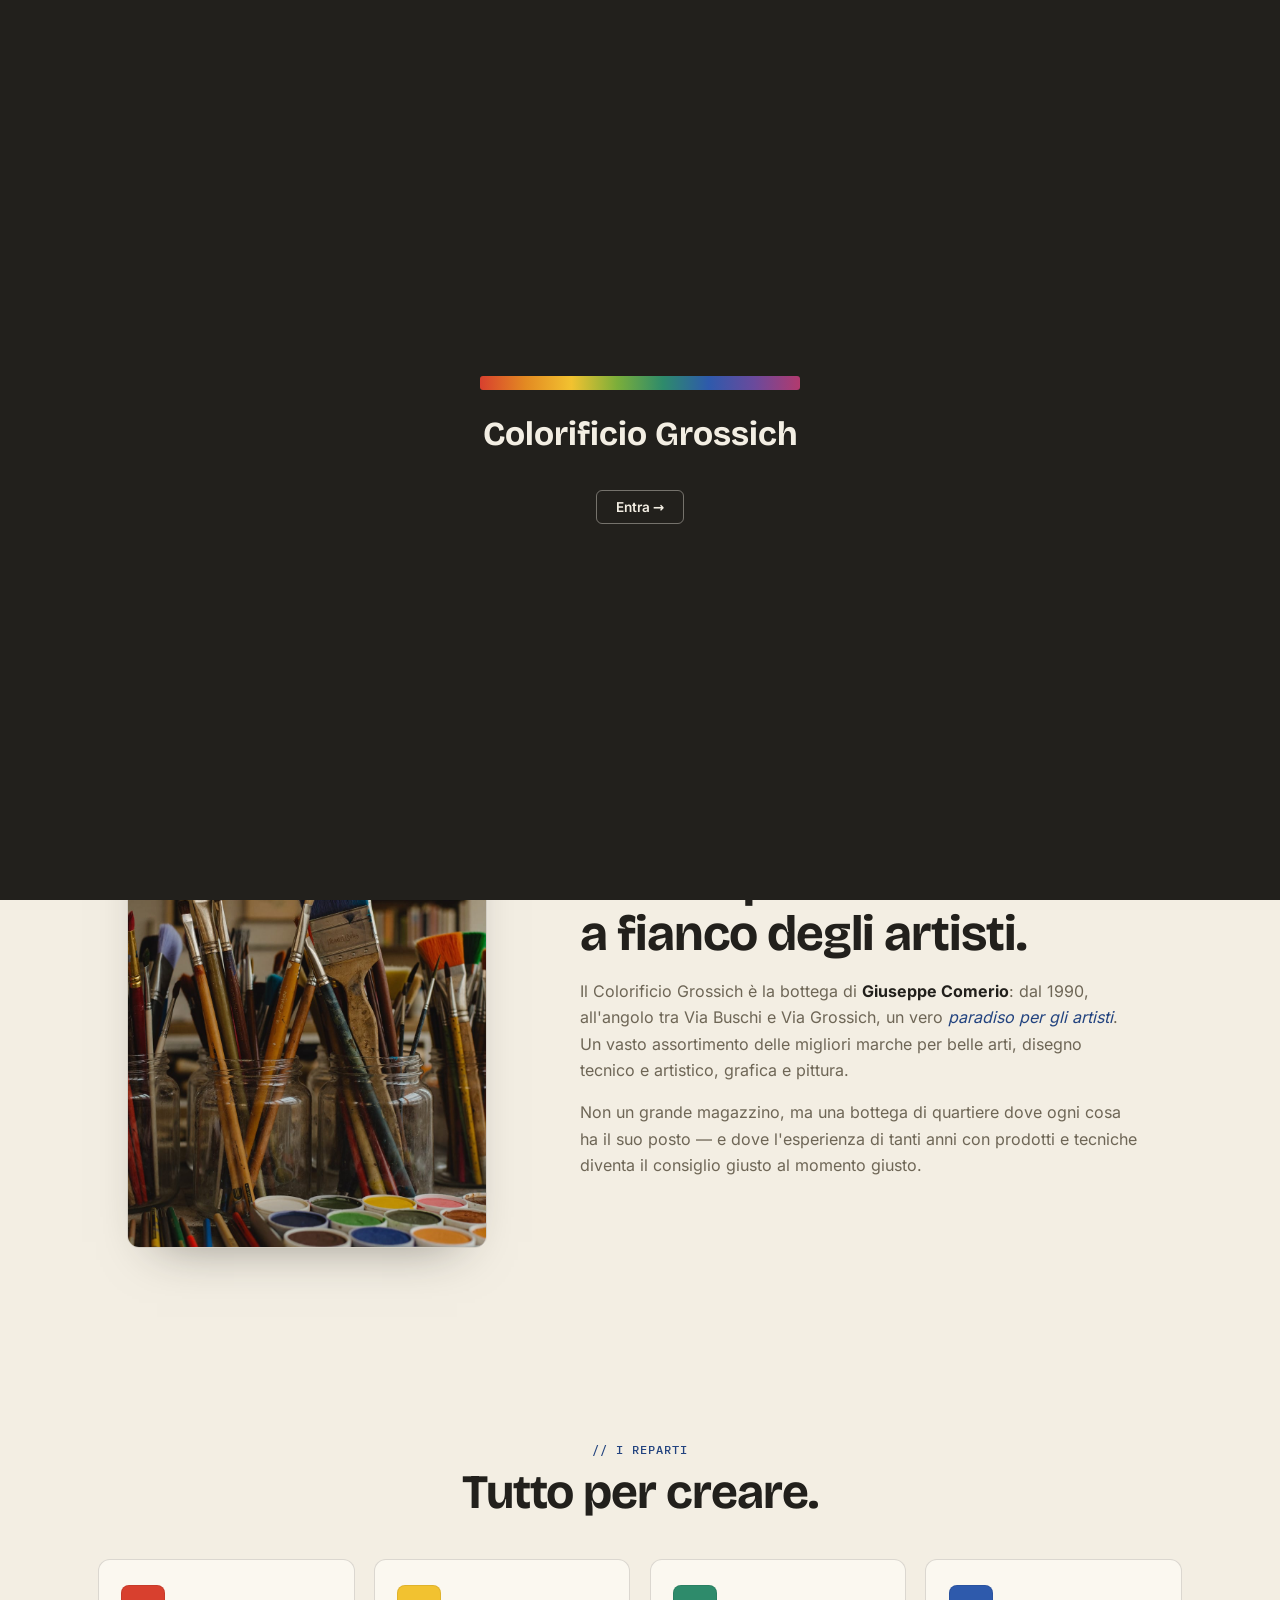
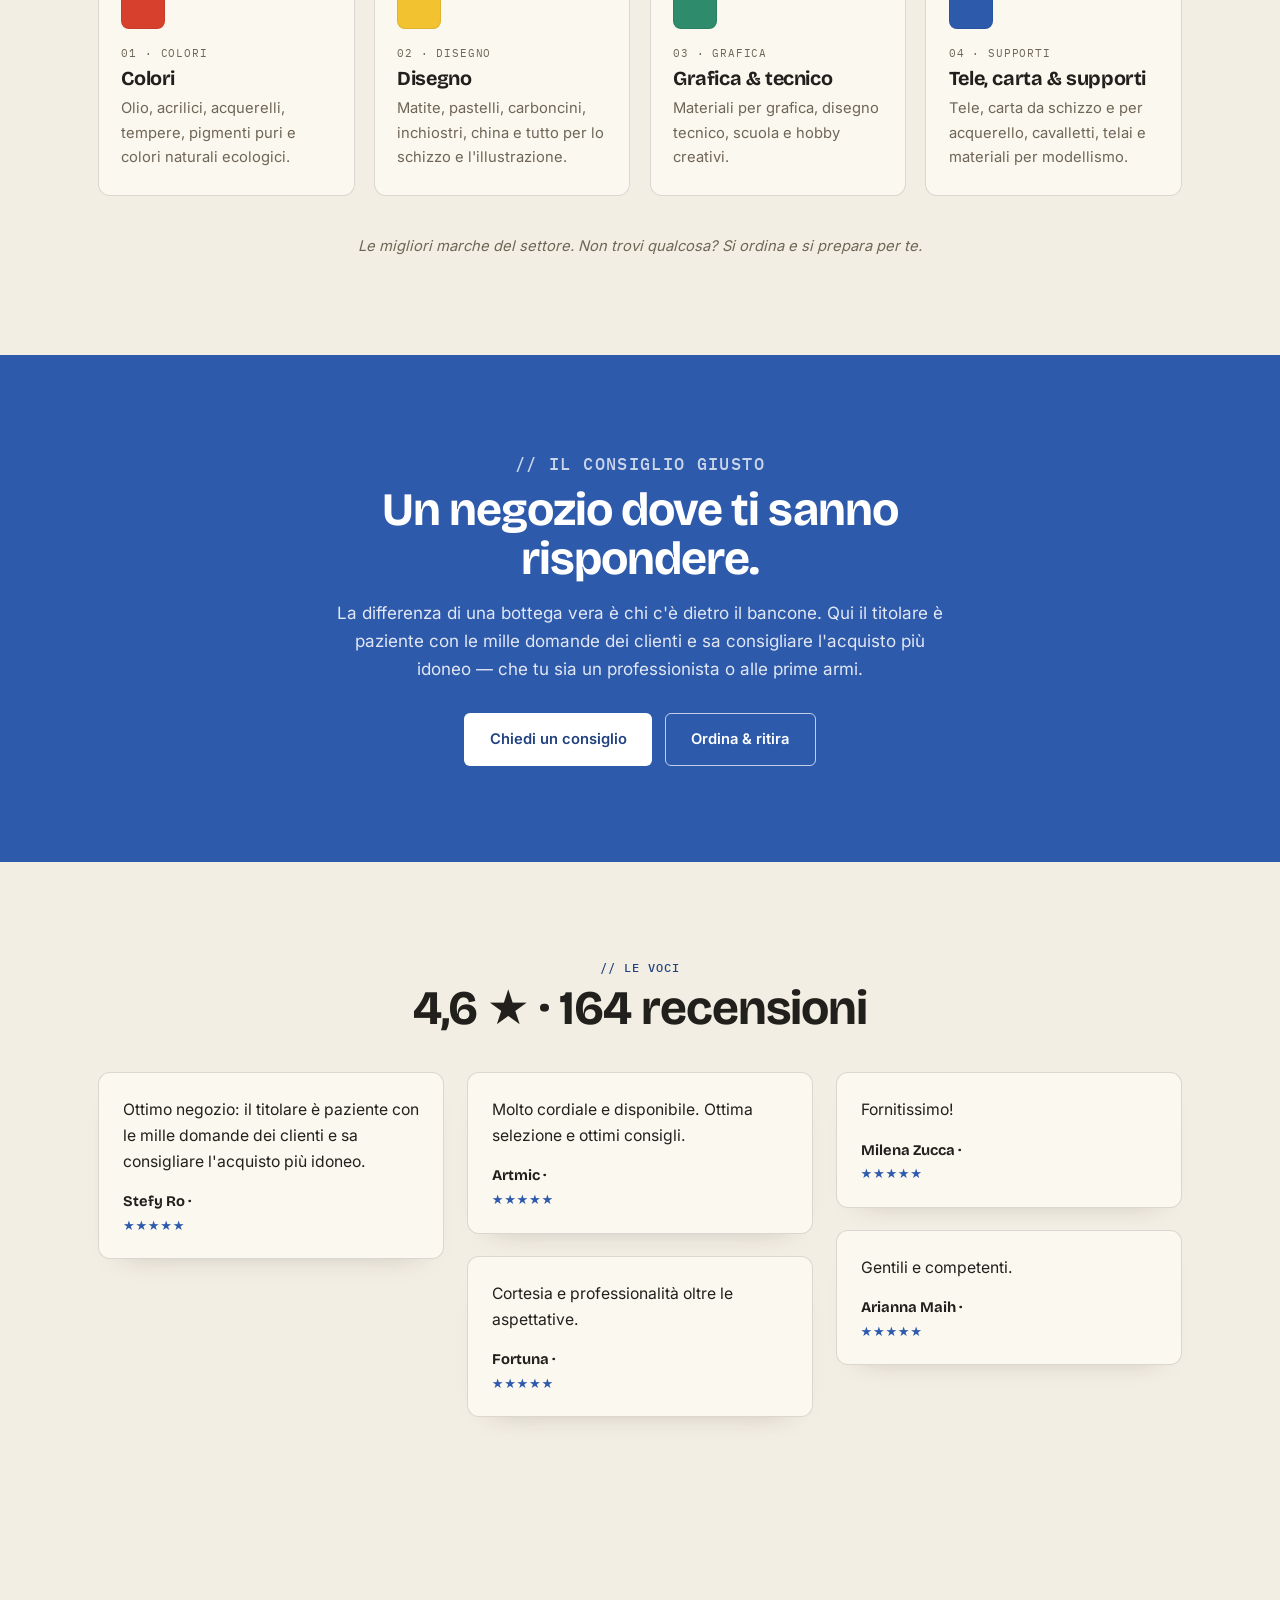
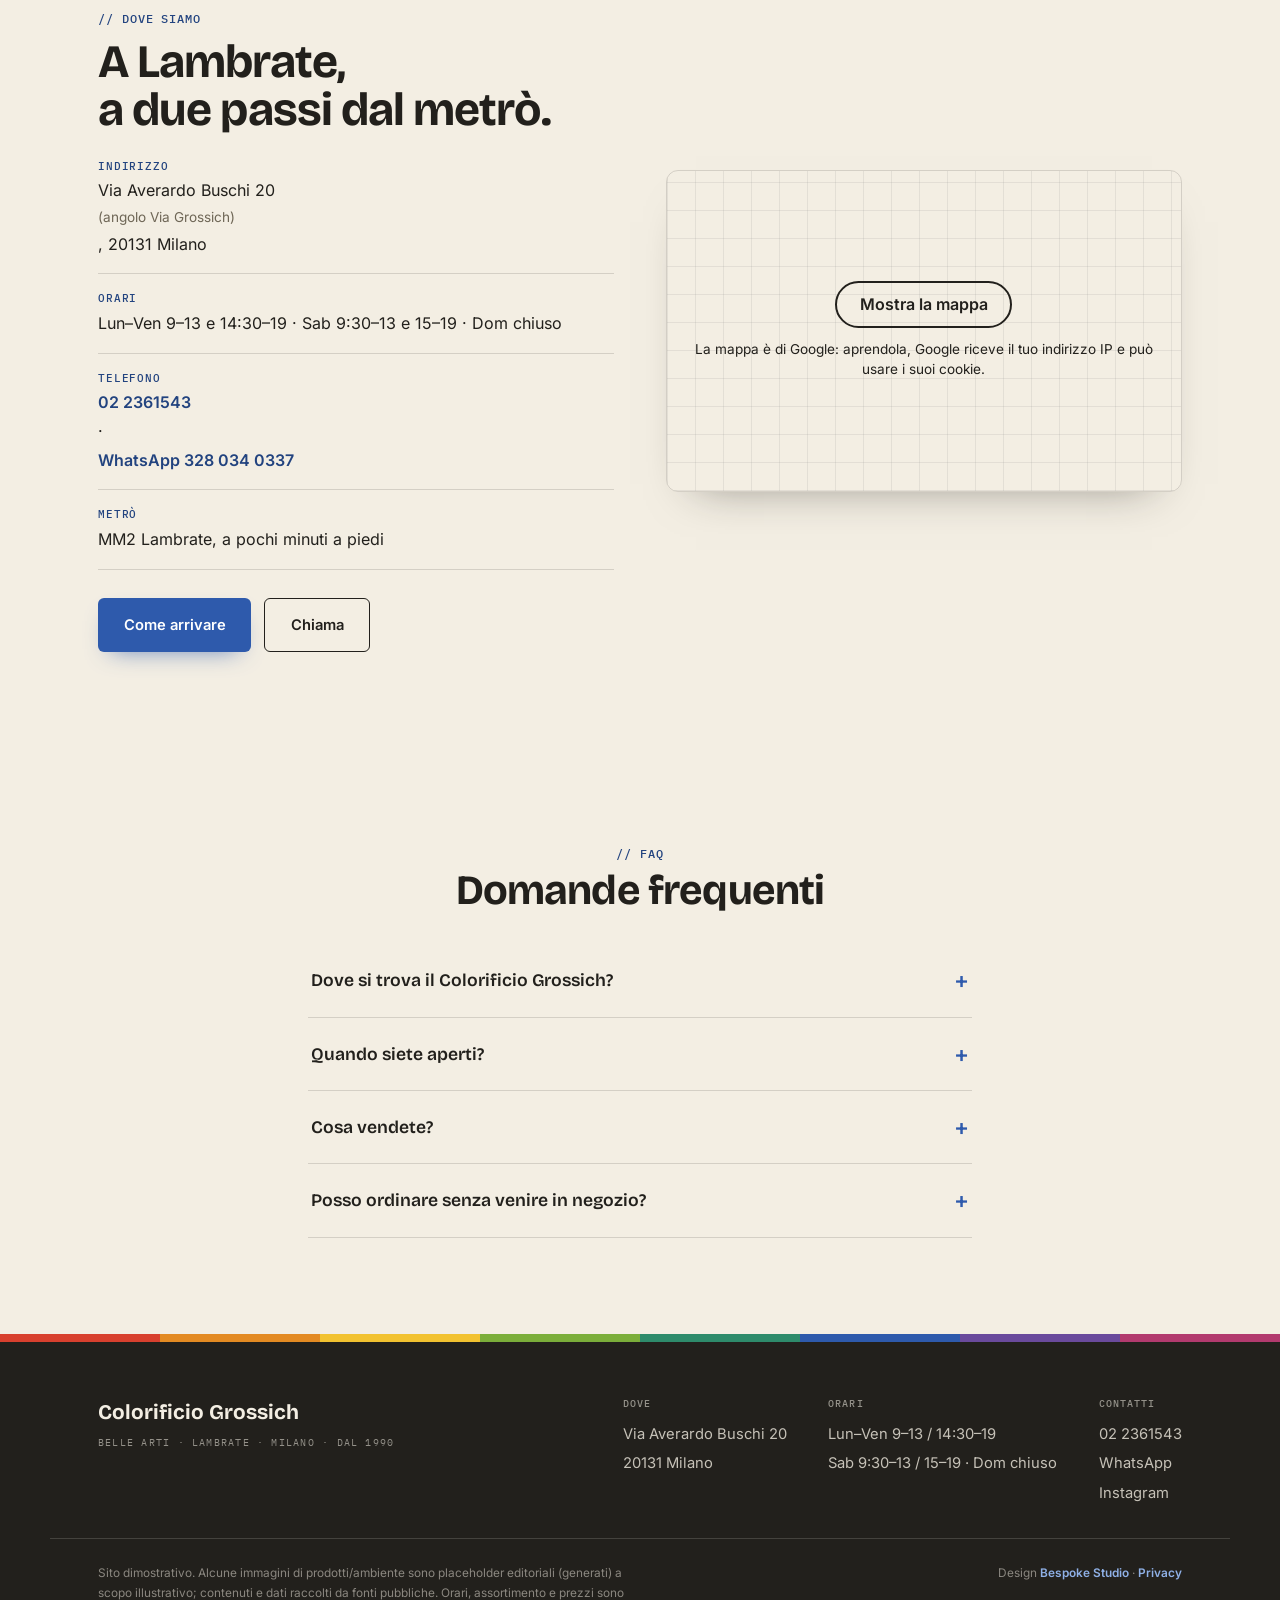
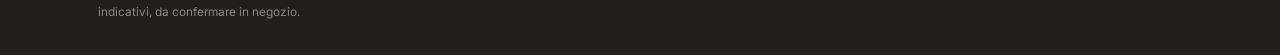
<file: index.html>
<!DOCTYPE html>
<html lang="it">
<head>
<meta charset="UTF-8" />
<meta name="viewport" content="width=device-width, initial-scale=1.0" />
<meta name="robots" content="noindex">
<title>Colorificio Grossich — belle arti, disegno & grafica a Lambrate · Milano</title>
<meta name="description" content="Colorificio Grossich di Giuseppe Comerio: dal 1990 il paradiso degli artisti a Lambrate (Via Averardo Buschi 20, Milano). Colori, disegno, grafica e belle arti delle migliori marche, con il consiglio giusto. 4,6★." />
<link rel="canonical" href="https://rotenzark.github.io/colorificio-grossich/" />
<meta name="theme-color" content="#22437F" />
<meta property="og:type" content="business.business" />
<meta property="og:site_name" content="Colorificio Grossich" />
<meta property="og:title" content="Colorificio Grossich — belle arti, disegno & grafica · Lambrate" />
<meta property="og:description" content="Dal 1990, il paradiso degli artisti a Lambrate. Colori, disegno, grafica e belle arti delle migliori marche, con il consiglio giusto." />
<meta property="og:image" content="https://rotenzark.github.io/colorificio-grossich/img/og-image.jpg" />
<meta property="og:url" content="https://rotenzark.github.io/colorificio-grossich/" />
<meta property="og:locale" content="it_IT" />
<meta name="twitter:card" content="summary_large_image" />
<meta name="twitter:title" content="Colorificio Grossich — Lambrate, Milano" />
<meta name="twitter:description" content="Dal 1990, il paradiso degli artisti. Belle arti, disegno e grafica delle migliori marche." />
<meta name="twitter:image" content="https://rotenzark.github.io/colorificio-grossich/img/og-image.jpg" />
<link rel="icon" href="img/favicon.svg" type="image/svg+xml" />
<link rel="icon" href="img/favicon-32.png" sizes="32x32" type="image/png" />
<link rel="apple-touch-icon" href="img/apple-touch-icon.png" />
<link rel="stylesheet" href="fonts/fonts.css?v=1">
<link rel="stylesheet" href="css/styles.css?v=1" />
<script type="application/ld+json">
{
  "@context": "https://schema.org",
  "@type": "Store",
  "name": "Colorificio Grossich",
  "description": "Negozio di belle arti, disegno e grafica a Lambrate, Milano, dal 1990: colori, pennelli, tele, carta e materiali delle migliori marche, con consulenza esperta.",
  "url": "https://rotenzark.github.io/colorificio-grossich/",
  "telephone": "+39022361543",
  "priceRange": "€€",
  "foundingDate": "1990",
  "image": "https://rotenzark.github.io/colorificio-grossich/img/bottega.jpg",
  "address": {
    "@type": "PostalAddress",
    "streetAddress": "Via Averardo Buschi 20",
    "addressLocality": "Milano",
    "postalCode": "20131",
    "addressCountry": "IT"
  },
  "geo": {
    "@type": "GeoCoordinates",
    "latitude": 45.482,
    "longitude": 9.2358
  },
  "openingHoursSpecification": [
    {
      "@type": "OpeningHoursSpecification",
      "dayOfWeek": [
        "Monday",
        "Tuesday",
        "Wednesday",
        "Thursday",
        "Friday"
      ],
      "opens": "09:00",
      "closes": "13:00"
    },
    {
      "@type": "OpeningHoursSpecification",
      "dayOfWeek": [
        "Monday",
        "Tuesday",
        "Wednesday",
        "Thursday",
        "Friday"
      ],
      "opens": "14:30",
      "closes": "19:00"
    },
    {
      "@type": "OpeningHoursSpecification",
      "dayOfWeek": "Saturday",
      "opens": "09:30",
      "closes": "13:00"
    },
    {
      "@type": "OpeningHoursSpecification",
      "dayOfWeek": "Saturday",
      "opens": "15:00",
      "closes": "19:00"
    }
  ],
  "sameAs": [
    "https://www.instagram.com/colorificio_grossich",
    "https://www.facebook.com/ColorificioGrossichMilano"
  ]
}
</script>
<script type="application/ld+json">
{
  "@context": "https://schema.org", "@type": "FAQPage",
  "mainEntity": [
    { "@type": "Question", "name": "Dove si trova il Colorificio Grossich?", "acceptedAnswer": { "@type": "Answer", "text": "In Via Averardo Buschi 20, all'angolo con Via Grossich, a Lambrate (Milano), vicino a MM2 Lambrate." } },
    { "@type": "Question", "name": "Quando siete aperti?", "acceptedAnswer": { "@type": "Answer", "text": "Da lunedì a venerdì 9–13 e 14:30–19, sabato 9:30–13 e 15–19. Domenica chiuso." } },
    { "@type": "Question", "name": "Cosa vendete?", "acceptedAnswer": { "@type": "Answer", "text": "Articoli per belle arti, disegno tecnico e artistico, grafica e pittura delle migliori marche: colori a olio, acrilici, acquerelli, pigmenti, pennelli, pastelli, matite, tele, carta, cavalletti e molto altro, anche colori naturali ecologici." } },
    { "@type": "Question", "name": "Posso ordinare senza venire in negozio?", "acceptedAnswer": { "@type": "Answer", "text": "Sì, si può ordinare via WhatsApp al 328 034 0337 e ritirare in negozio. Per informazioni, chiama lo 02 2361543." } }
  ]
}
</script>
</head>
<body>

<div id="intro" aria-hidden="true">
  <div class="intro-mark">
    <span class="intro-spectrum" aria-hidden="true"></span>
    <p>Colorificio Grossich</p>
  </div>
  <button id="intro-skip" data-i18n="intro.skip">Entra →</button>
</div>

<header id="site-header">
  <a href="#top" class="brand" aria-label="Colorificio Grossich — home">
    <span class="brand-dot" aria-hidden="true"></span>
    <span class="brand-txt"><b>Colorificio Grossich</b><i data-i18n="brand.sub">Belle Arti · dal 1990</i></span>
  </a>
  <nav class="nav" aria-label="Navigazione">
    <a href="#bottega" data-i18n="nav.bottega">La bottega</a>
    <a href="#reparti" data-i18n="nav.reparti">I reparti</a>
    <a href="#consiglio" data-i18n="nav.consiglio">Il consiglio</a>
    <a href="#dove" data-i18n="nav.dove">Dove</a>
  </nav>
  <div class="head-actions">
    <div class="lang" role="group" aria-label="Lingua"><button data-lang="it" class="active">IT</button><span>/</span><button data-lang="en">EN</button></div>
    <a class="btn-book" href="https://wa.me/393280340337" target="_blank" rel="noopener"><span data-i18n="cta.wa">WhatsApp</span></a>
    <button id="burger" aria-label="Menu" aria-expanded="false"><span></span><span></span><span></span></button>
  </div>
</header>

<!-- HERO -->
<section id="top" class="hero">
  <div class="hero-copy">
    <p class="hero-kicker mono reveal" data-i18n="hero.kicker">// Belle Arti · Disegno · Grafica · dal 1990</p>
    <h1 class="hero-title reveal reveal-d1" data-i18n="hero.title">Il paradiso<br>degli artisti.</h1>
    <p class="hero-sub reveal reveal-d2" data-i18n="hero.sub">Dal 1990, in Via Averardo Buschi, Giuseppe tiene una piccola bottega piena fino al soffitto: colori, pennelli, tele, carta e disegno delle migliori marche. Piccola di misura, immensa per assortimento — e per i consigli.</p>
    <div class="hero-cta reveal reveal-d3">
      <a class="btn btn-solid" href="https://wa.me/393280340337" target="_blank" rel="noopener" data-i18n="hero.cta1">Ordina su WhatsApp</a>
      <a class="btn btn-line" href="#reparti" data-i18n="hero.cta2">Cosa trovi</a>
    </div>
    <div class="hero-facts reveal reveal-d3">
      <span class="hf-live"><span id="live-dot"></span> <span id="live-text" data-i18n="hero.live">Controllo orari…</span></span>
      <span data-i18n="hero.f2">★ 4,6 · 164 recensioni</span>
    </div>
  </div>
  <div class="hero-media reveal reveal-d2">
    <figure class="hero-photo"><img src="img/bottega.jpg" alt="L'interno del Colorificio Grossich, scaffali pieni di colori" width="1400" height="1050" fetchpriority="high" /></figure>
  </div>
</section>

<!-- SPECTRUM signature -->
<div class="spectrum" aria-hidden="true">
  <span style="--c:#D8402E"></span><span style="--c:#E38A22"></span><span style="--c:#F2C230"></span><span style="--c:#7BAE3A"></span><span style="--c:#2E8B6B"></span><span style="--c:#2E5AAC"></span><span style="--c:#6A4A9C"></span><span style="--c:#B23A6E"></span>
</div>

<!-- LA BOTTEGA -->
<section id="bottega" class="section bottega">
  <figure class="bottega-photo reveal"><img src="img/pennelli.jpg" alt="Pennelli e matite del Colorificio Grossich" width="1000" height="1333" loading="lazy" /></figure>
  <div class="bottega-copy reveal">
    <p class="kicker mono" data-i18n="bottega.kicker">// La bottega · dal 1990</p>
    <h2 data-i18n="bottega.h2">Trentaquattro anni<br>a fianco degli artisti.</h2>
    <p data-i18n="bottega.p1">Il Colorificio Grossich è la bottega di <b>Giuseppe Comerio</b>: dal 1990, all'angolo tra Via Buschi e Via Grossich, un vero <em>paradiso per gli artisti</em>. Un vasto assortimento delle migliori marche per belle arti, disegno tecnico e artistico, grafica e pittura.</p>
    <p data-i18n="bottega.p2">Non un grande magazzino, ma una bottega di quartiere dove ogni cosa ha il suo posto — e dove l'esperienza di tanti anni con prodotti e tecniche diventa il consiglio giusto al momento giusto.</p>
  </div>
</section>

<!-- I REPARTI -->
<section id="reparti" class="section reparti">
  <div class="reparti-head reveal"><p class="kicker mono" data-i18n="reparti.kicker">// I reparti</p><h2 data-i18n="reparti.h2">Tutto per creare.</h2></div>
  <div class="reparti-grid">
    <article class="rep reveal"><span class="rep-swatch" style="--c:#D8402E"></span><span class="rep-code mono">01 · COLORI</span><h3 data-i18n="r.1t">Colori</h3><p data-i18n="r.1p">Olio, acrilici, acquerelli, tempere, pigmenti puri e colori naturali ecologici.</p></article>
    <article class="rep reveal reveal-d1"><span class="rep-swatch" style="--c:#F2C230"></span><span class="rep-code mono">02 · DISEGNO</span><h3 data-i18n="r.2t">Disegno</h3><p data-i18n="r.2p">Matite, pastelli, carboncini, inchiostri, china e tutto per lo schizzo e l'illustrazione.</p></article>
    <article class="rep reveal reveal-d2"><span class="rep-swatch" style="--c:#2E8B6B"></span><span class="rep-code mono">03 · GRAFICA</span><h3 data-i18n="r.3t">Grafica &amp; tecnico</h3><p data-i18n="r.3p">Materiali per grafica, disegno tecnico, scuola e hobby creativi.</p></article>
    <article class="rep reveal reveal-d3"><span class="rep-swatch" style="--c:#2E5AAC"></span><span class="rep-code mono">04 · SUPPORTI</span><h3 data-i18n="r.4t">Tele, carta &amp; supporti</h3><p data-i18n="r.4p">Tele, carta da schizzo e per acquerello, cavalletti, telai e materiali per modellismo.</p></article>
  </div>
  <p class="reparti-note" data-i18n="reparti.note">Le migliori marche del settore. Non trovi qualcosa? Si ordina e si prepara per te.</p>
</section>

<!-- IL CONSIGLIO -->
<section id="consiglio" class="section consiglio">
  <div class="consiglio-inner reveal">
    <p class="kicker mono" data-i18n="consiglio.kicker">// Il consiglio giusto</p>
    <h2 data-i18n="consiglio.h2">Un negozio dove ti sanno rispondere.</h2>
    <p data-i18n="consiglio.p1">La differenza di una bottega vera è chi c'è dietro il bancone. Qui il titolare è paziente con le mille domande dei clienti e sa consigliare l'acquisto più idoneo — che tu sia un professionista o alle prime armi.</p>
    <div class="consiglio-cta">
      <a class="btn btn-solid" href="tel:+39022361543" data-i18n="consiglio.cta1">Chiedi un consiglio</a>
      <a class="btn btn-line" href="https://wa.me/393280340337" target="_blank" rel="noopener" data-i18n="consiglio.cta2">Ordina &amp; ritira</a>
    </div>
  </div>
</section>

<!-- RECENSIONI -->
<section id="recensioni" class="section recensioni">
  <div class="rev-head reveal"><p class="kicker mono" data-i18n="rev.kicker">// Le voci</p><h2 data-i18n="rev.h2">4,6 ★ · 164 recensioni</h2></div>
  <div class="rev-grid">
    <blockquote class="rev reveal"><p lang="it">Ottimo negozio: il titolare è paziente con le mille domande dei clienti e sa consigliare l'acquisto più idoneo.</p><cite>Stefy Ro · <span>★★★★★</span></cite></blockquote>
    <blockquote class="rev reveal reveal-d1"><p>Molto cordiale e disponibile. Ottima selezione e ottimi consigli.</p><cite>Artmic · <span>★★★★★</span></cite></blockquote>
    <blockquote class="rev reveal reveal-d2"><p>Cortesia e professionalità oltre le aspettative.</p><cite>Fortuna · <span>★★★★★</span></cite></blockquote>
    <blockquote class="rev reveal"><p>Fornitissimo!</p><cite>Milena Zucca · <span>★★★★★</span></cite></blockquote>
    <blockquote class="rev reveal reveal-d1"><p>Gentili e competenti.</p><cite>Arianna Maih · <span>★★★★★</span></cite></blockquote>
  </div>
</section>

<!-- DOVE -->
<section id="dove" class="section dove">
  <div class="dove-grid">
    <div class="dove-info reveal">
      <p class="kicker mono" data-i18n="dove.kicker">// Dove siamo</p>
      <h2 data-i18n="dove.h2">A Lambrate,<br>a due passi dal metrò.</h2>
      <ul class="dove-list">
        <li><b data-i18n="dove.addr">Indirizzo</b> Via Averardo Buschi 20 <span class="dim" data-i18n="dove.addr2">(angolo Via Grossich)</span>, 20131 Milano</li>
        <li><b data-i18n="dove.hours">Orari</b> <span data-i18n="dove.hoursv">Lun–Ven 9–13 e 14:30–19 · Sab 9:30–13 e 15–19 · Dom chiuso</span></li>
        <li><b data-i18n="dove.phone">Telefono</b> <a href="tel:+39022361543">02 2361543</a> · <a href="https://wa.me/393280340337" target="_blank" rel="noopener">WhatsApp 328 034 0337</a></li>
        <li><b data-i18n="dove.metro">Metrò</b> <span data-i18n="dove.metrov">MM2 Lambrate, a pochi minuti a piedi</span></li>
      </ul>
      <div class="dove-cta">
        <a class="btn btn-solid" href="https://www.google.com/maps/dir/?api=1&destination=Via+Averardo+Buschi+20+Milano" target="_blank" rel="noopener" data-i18n="dove.route">Come arrivare</a>
        <a class="btn btn-line" href="tel:+39022361543" data-i18n="dove.call">Chiama</a>
      </div>
    </div>
    <div class="dove-map reveal"><div class="mappa-clic" data-mappa-clic style="--mappa-h: 320px"><template><iframe title="Mappa Colorificio Grossich" src="https://www.google.com/maps?q=Via+Averardo+Buschi+20,+20131+Milano&output=embed" loading="lazy" referrerpolicy="no-referrer-when-downgrade"></iframe></template><div class="mappa-clic__velo"><a class="mappa-clic__btn" href="https://www.google.com/maps/dir/?api=1&destination=Via+Averardo+Buschi+20+Milano" target="_blank" rel="noopener">Mostra la mappa</a><p class="mappa-clic__nota">La mappa è di Google: aprendola, Google riceve il tuo indirizzo IP e può usare i suoi cookie.</p></div></div></div>
  </div>
</section>

<!-- FAQ -->
<section id="faq" class="section faq">
  <div class="faq-head reveal"><p class="kicker mono">// FAQ</p><h2 data-i18n="faq.h2">Domande frequenti</h2></div>
  <div class="faq-list reveal">
    <details><summary data-i18n="faq.q1">Dove si trova il Colorificio Grossich?</summary><p data-i18n="faq.a1">In Via Averardo Buschi 20, all'angolo con Via Grossich, a Lambrate (Milano), vicino a MM2 Lambrate.</p></details>
    <details><summary data-i18n="faq.q2">Quando siete aperti?</summary><p data-i18n="faq.a2">Da lunedì a venerdì 9–13 e 14:30–19, sabato 9:30–13 e 15–19. Domenica chiuso.</p></details>
    <details><summary data-i18n="faq.q3">Cosa vendete?</summary><p data-i18n="faq.a3">Articoli per belle arti, disegno, grafica e pittura delle migliori marche: colori a olio, acrilici, acquerelli, pigmenti, pennelli, pastelli, matite, tele, carta, cavalletti e altro, anche colori naturali ecologici.</p></details>
    <details><summary data-i18n="faq.q4">Posso ordinare senza venire in negozio?</summary><p data-i18n="faq.a4">Sì: si può ordinare via WhatsApp al 328 034 0337 e ritirare in negozio. Per informazioni, chiama lo 02 2361543.</p></details>
  </div>
</section>

<footer id="site-footer">
  <div class="foot-spectrum" aria-hidden="true"><span style="--c:#D8402E"></span><span style="--c:#E38A22"></span><span style="--c:#F2C230"></span><span style="--c:#7BAE3A"></span><span style="--c:#2E8B6B"></span><span style="--c:#2E5AAC"></span><span style="--c:#6A4A9C"></span><span style="--c:#B23A6E"></span></div>
  <div class="foot-main">
    <div class="foot-brand"><b>Colorificio Grossich</b><i data-i18n="foot.sub">Belle Arti · Lambrate · Milano · dal 1990</i></div>
    <div class="foot-cols">
      <div><b data-i18n="foot.where">Dove</b><span>Via Averardo Buschi 20</span><span>20131 Milano</span></div>
      <div><b data-i18n="foot.hours">Orari</b><span>Lun–Ven 9–13 / 14:30–19</span><span data-i18n="foot.hours2">Sab 9:30–13 / 15–19 · Dom chiuso</span></div>
      <div><b data-i18n="foot.contact">Contatti</b><a href="tel:+39022361543">02 2361543</a><a href="https://wa.me/393280340337" target="_blank" rel="noopener">WhatsApp</a><a href="https://instagram.com/colorificio_grossich" target="_blank" rel="noopener">Instagram</a></div>
    </div>
  </div>
  <div class="foot-bottom">
    <p data-i18n="foot.disclaimer">Sito dimostrativo. Alcune immagini di prodotti/ambiente sono placeholder editoriali (generati) a scopo illustrativo; contenuti e dati raccolti da fonti pubbliche. Orari, assortimento e prezzi sono indicativi, da confermare in negozio.</p>
    <p class="foot-credit">Design <a href="https://bespokestud.io" target="_blank" rel="noopener">Bespoke Studio</a> · <a href="privacy.html">Privacy</a></p>
  </div>
</footer>

<nav class="action-bar" aria-label="Azioni rapide">
  <a href="tel:+39022361543"><span data-i18n="ab.call">Chiama</span></a>
  <a href="https://wa.me/393280340337" target="_blank" rel="noopener"><span data-i18n="ab.wa">WhatsApp</span></a>
  <a href="https://www.google.com/maps/dir/?api=1&destination=Via+Averardo+Buschi+20+Milano" target="_blank" rel="noopener"><span data-i18n="ab.route">Indicazioni</span></a>
</nav>

<script src="js/main.js?v=1"></script>
<script src="js/mappa-clic.js?v=1" defer></script>
</body>
</html>
</file>
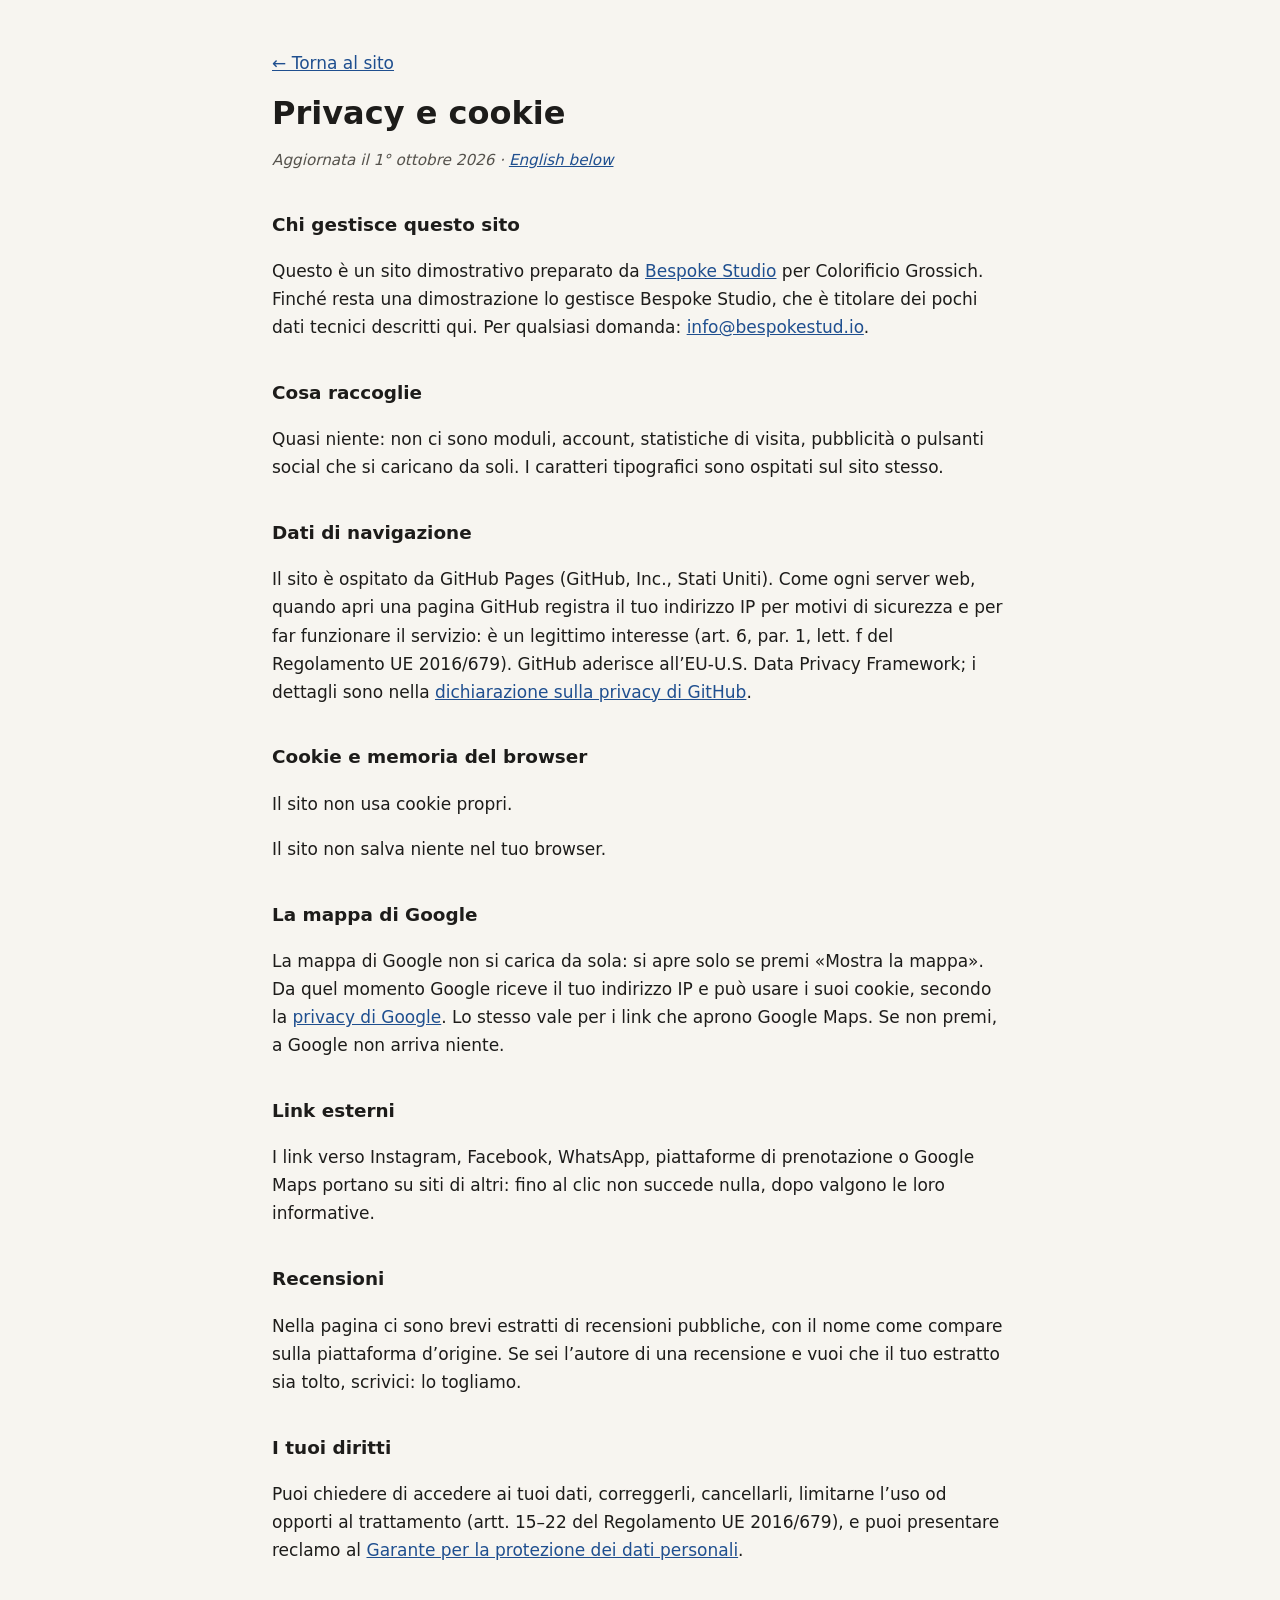
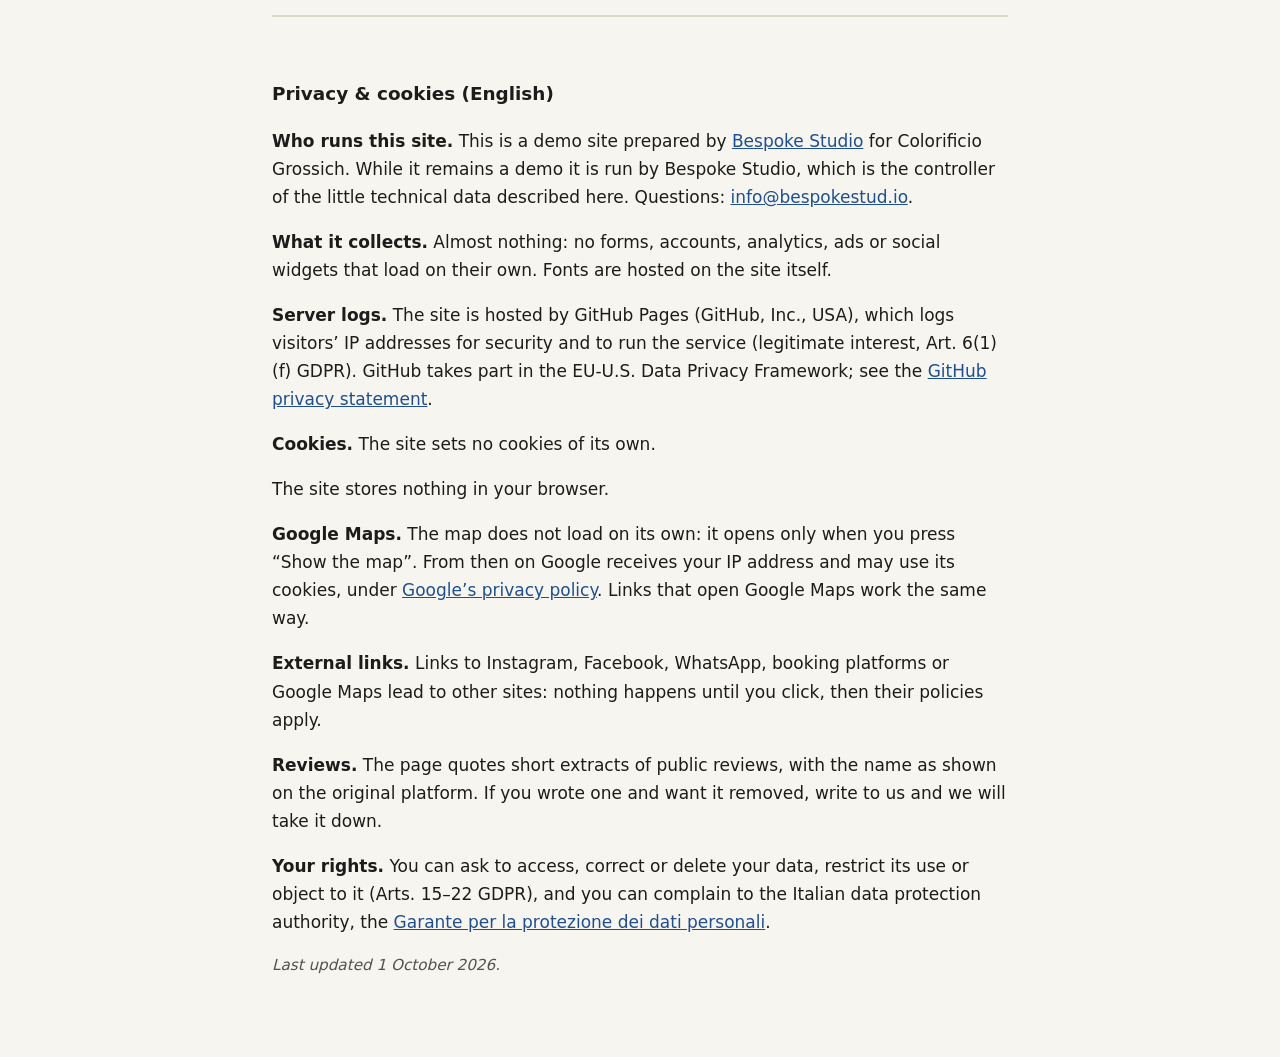
<file: privacy.html>
<!DOCTYPE html>
<html lang="it">
<head>
  <meta charset="UTF-8">
  <meta name="viewport" content="width=device-width, initial-scale=1.0">
  <meta name="robots" content="noindex">
  <title>Privacy e cookie · Colorificio Grossich</title>
  <meta name="description" content="Informativa privacy e cookie del sito Colorificio Grossich.">
  <style>
    body { margin: 0; background: #f7f5f0; color: #1d1c1a; font: 17px/1.65 system-ui, -apple-system, "Segoe UI", Roboto, sans-serif; }
    main { max-width: 46rem; margin: 0 auto; padding: 32px 20px 64px; }
    h1 { font-size: 2rem; line-height: 1.2; margin: 0.4em 0 0.2em; }
    h2 { font-size: 1.15rem; margin: 2em 0 0.4em; }
    a { color: #1f4f8f; }
    .data { color: #55524c; font-style: italic; font-size: 0.95rem; }
    .en { margin-top: 3em; padding-top: 1.5em; border-top: 2px solid #ddd8cc; }
    code { font-size: 0.9em; background: #ebe7dc; padding: 0 4px; border-radius: 3px; }
  </style>
</head>
<body>
<main>
  <p><a href="index.html">← Torna al sito</a></p>
  <h1>Privacy e cookie</h1>
  <p class="data">Aggiornata il 1° ottobre 2026 · <a href="#english" lang="en">English below</a></p>
  <h2>Chi gestisce questo sito</h2>
  <p>Questo è un sito dimostrativo preparato da <a href="https://bespokestud.io" rel="noopener">Bespoke Studio</a> per Colorificio Grossich. Finché resta una dimostrazione lo gestisce Bespoke Studio, che è titolare dei pochi dati tecnici descritti qui. Per qualsiasi domanda: <a href="mailto:info@bespokestud.io">info@bespokestud.io</a>.</p>
  <h2>Cosa raccoglie</h2>
  <p>Quasi niente: non ci sono moduli, account, statistiche di visita, pubblicità o pulsanti social che si caricano da soli. I caratteri tipografici sono ospitati sul sito stesso.</p>
  <h2>Dati di navigazione</h2>
  <p>Il sito è ospitato da GitHub Pages (GitHub, Inc., Stati Uniti). Come ogni server web, quando apri una pagina GitHub registra il tuo indirizzo IP per motivi di sicurezza e per far funzionare il servizio: è un legittimo interesse (art. 6, par. 1, lett. f del Regolamento UE 2016/679). GitHub aderisce all’EU-U.S. Data Privacy Framework; i dettagli sono nella <a href="https://docs.github.com/site-policy/privacy-policies/github-general-privacy-statement" rel="noopener">dichiarazione sulla privacy di GitHub</a>.</p>
  
  <h2>Cookie e memoria del browser</h2>
  <p>Il sito non usa cookie propri.</p>
  <p>Il sito non salva niente nel tuo browser.</p>
  <h2>La mappa di Google</h2>
  <p>La mappa di Google non si carica da sola: si apre solo se premi «Mostra la mappa». Da quel momento Google riceve il tuo indirizzo IP e può usare i suoi cookie, secondo la <a href="https://policies.google.com/privacy?hl=it" rel="noopener">privacy di Google</a>. Lo stesso vale per i link che aprono Google Maps. Se non premi, a Google non arriva niente.</p>
  <h2>Link esterni</h2>
  <p>I link verso Instagram, Facebook, WhatsApp, piattaforme di prenotazione o Google Maps portano su siti di altri: fino al clic non succede nulla, dopo valgono le loro informative.</p>
  <h2>Recensioni</h2>
  <p>Nella pagina ci sono brevi estratti di recensioni pubbliche, con il nome come compare sulla piattaforma d’origine. Se sei l’autore di una recensione e vuoi che il tuo estratto sia tolto, scrivici: lo togliamo.</p>
  <h2>I tuoi diritti</h2>
  <p>Puoi chiedere di accedere ai tuoi dati, correggerli, cancellarli, limitarne l’uso od opporti al trattamento (artt. 15–22 del Regolamento UE 2016/679), e puoi presentare reclamo al <a href="https://www.garanteprivacy.it" rel="noopener">Garante per la protezione dei dati personali</a>.</p>
  <div class="en" id="english" lang="en">
    <h2>Privacy &amp; cookies (English)</h2>
    <p><strong>Who runs this site.</strong> This is a demo site prepared by <a href="https://bespokestud.io" rel="noopener">Bespoke Studio</a> for Colorificio Grossich. While it remains a demo it is run by Bespoke Studio, which is the controller of the little technical data described here. Questions: <a href="mailto:info@bespokestud.io">info@bespokestud.io</a>.</p>
    <p><strong>What it collects.</strong> Almost nothing: no forms, accounts, analytics, ads or social widgets that load on their own. Fonts are hosted on the site itself.</p>
    <p><strong>Server logs.</strong> The site is hosted by GitHub Pages (GitHub, Inc., USA), which logs visitors’ IP addresses for security and to run the service (legitimate interest, Art. 6(1)(f) GDPR). GitHub takes part in the EU-U.S. Data Privacy Framework; see the <a href="https://docs.github.com/site-policy/privacy-policies/github-general-privacy-statement" rel="noopener">GitHub privacy statement</a>.</p>
    
    <p><strong>Cookies.</strong> The site sets no cookies of its own.</p>
    <p>The site stores nothing in your browser.</p>
    <p><strong>Google Maps.</strong> The map does not load on its own: it opens only when you press “Show the map”. From then on Google receives your IP address and may use its cookies, under <a href="https://policies.google.com/privacy?hl=en" rel="noopener">Google’s privacy policy</a>. Links that open Google Maps work the same way.</p>
    <p><strong>External links.</strong> Links to Instagram, Facebook, WhatsApp, booking platforms or Google Maps lead to other sites: nothing happens until you click, then their policies apply.</p>
    <p><strong>Reviews.</strong> The page quotes short extracts of public reviews, with the name as shown on the original platform. If you wrote one and want it removed, write to us and we will take it down.</p>
    <p><strong>Your rights.</strong> You can ask to access, correct or delete your data, restrict its use or object to it (Arts. 15–22 GDPR), and you can complain to the Italian data protection authority, the <a href="https://www.garanteprivacy.it" rel="noopener">Garante per la protezione dei dati personali</a>.</p>
    <p class="data">Last updated 1 October 2026.</p>
  </div>
</main>
</body>
</html>
</file>
<file: fonts/fonts.css>
/* Caratteri ospitati sul sito: nessuna richiesta a Google Fonts o Fontshare (giro privacy 1/10/2026). Licenze in LICENSE.txt. */
/* vietnamese */
@font-face {
  font-family: 'Bricolage Grotesque';
  font-style: normal;
  font-weight: 400;
  font-stretch: 100%;
  font-display: swap;
  src: url(bricolagegrotesque-v9-3y9K6as8bTXq_nANBjzKo3IeZx8z6up5BeSl9D4dj_x9PpZBMlGHInHEVA.woff2) format('woff2');
  unicode-range: U+0102-0103, U+0110-0111, U+0128-0129, U+0168-0169, U+01A0-01A1, U+01AF-01B0, U+0300-0301, U+0303-0304, U+0308-0309, U+0323, U+0329, U+1EA0-1EF9, U+20AB;
}
/* latin-ext */
@font-face {
  font-family: 'Bricolage Grotesque';
  font-style: normal;
  font-weight: 400;
  font-stretch: 100%;
  font-display: swap;
  src: url(bricolagegrotesque-v9-3y9K6as8bTXq_nANBjzKo3IeZx8z6up5BeSl9D4dj_x9PpZBMlGGInHEVA.woff2) format('woff2');
  unicode-range: U+0100-02BA, U+02BD-02C5, U+02C7-02CC, U+02CE-02D7, U+02DD-02FF, U+0304, U+0308, U+0329, U+1D00-1DBF, U+1E00-1E9F, U+1EF2-1EFF, U+2020, U+20A0-20AB, U+20AD-20C0, U+2113, U+2C60-2C7F, U+A720-A7FF;
}
/* latin */
@font-face {
  font-family: 'Bricolage Grotesque';
  font-style: normal;
  font-weight: 400;
  font-stretch: 100%;
  font-display: swap;
  src: url(bricolagegrotesque-v9-3y9K6as8bTXq_nANBjzKo3IeZx8z6up5BeSl9D4dj_x9PpZBMlGIInE.woff2) format('woff2');
  unicode-range: U+0000-00FF, U+0131, U+0152-0153, U+02BB-02BC, U+02C6, U+02DA, U+02DC, U+0304, U+0308, U+0329, U+2000-206F, U+20AC, U+2122, U+2191, U+2193, U+2212, U+2215, U+FEFF, U+FFFD;
}
/* vietnamese */
@font-face {
  font-family: 'Bricolage Grotesque';
  font-style: normal;
  font-weight: 600;
  font-stretch: 100%;
  font-display: swap;
  src: url(bricolagegrotesque-v9-3y9K6as8bTXq_nANBjzKo3IeZx8z6up5BeSl9D4dj_x9PpZBMlGHInHEVA.woff2) format('woff2');
  unicode-range: U+0102-0103, U+0110-0111, U+0128-0129, U+0168-0169, U+01A0-01A1, U+01AF-01B0, U+0300-0301, U+0303-0304, U+0308-0309, U+0323, U+0329, U+1EA0-1EF9, U+20AB;
}
/* latin-ext */
@font-face {
  font-family: 'Bricolage Grotesque';
  font-style: normal;
  font-weight: 600;
  font-stretch: 100%;
  font-display: swap;
  src: url(bricolagegrotesque-v9-3y9K6as8bTXq_nANBjzKo3IeZx8z6up5BeSl9D4dj_x9PpZBMlGGInHEVA.woff2) format('woff2');
  unicode-range: U+0100-02BA, U+02BD-02C5, U+02C7-02CC, U+02CE-02D7, U+02DD-02FF, U+0304, U+0308, U+0329, U+1D00-1DBF, U+1E00-1E9F, U+1EF2-1EFF, U+2020, U+20A0-20AB, U+20AD-20C0, U+2113, U+2C60-2C7F, U+A720-A7FF;
}
/* latin */
@font-face {
  font-family: 'Bricolage Grotesque';
  font-style: normal;
  font-weight: 600;
  font-stretch: 100%;
  font-display: swap;
  src: url(bricolagegrotesque-v9-3y9K6as8bTXq_nANBjzKo3IeZx8z6up5BeSl9D4dj_x9PpZBMlGIInE.woff2) format('woff2');
  unicode-range: U+0000-00FF, U+0131, U+0152-0153, U+02BB-02BC, U+02C6, U+02DA, U+02DC, U+0304, U+0308, U+0329, U+2000-206F, U+20AC, U+2122, U+2191, U+2193, U+2212, U+2215, U+FEFF, U+FFFD;
}
/* vietnamese */
@font-face {
  font-family: 'Bricolage Grotesque';
  font-style: normal;
  font-weight: 700;
  font-stretch: 100%;
  font-display: swap;
  src: url(bricolagegrotesque-v9-3y9K6as8bTXq_nANBjzKo3IeZx8z6up5BeSl9D4dj_x9PpZBMlGHInHEVA.woff2) format('woff2');
  unicode-range: U+0102-0103, U+0110-0111, U+0128-0129, U+0168-0169, U+01A0-01A1, U+01AF-01B0, U+0300-0301, U+0303-0304, U+0308-0309, U+0323, U+0329, U+1EA0-1EF9, U+20AB;
}
/* latin-ext */
@font-face {
  font-family: 'Bricolage Grotesque';
  font-style: normal;
  font-weight: 700;
  font-stretch: 100%;
  font-display: swap;
  src: url(bricolagegrotesque-v9-3y9K6as8bTXq_nANBjzKo3IeZx8z6up5BeSl9D4dj_x9PpZBMlGGInHEVA.woff2) format('woff2');
  unicode-range: U+0100-02BA, U+02BD-02C5, U+02C7-02CC, U+02CE-02D7, U+02DD-02FF, U+0304, U+0308, U+0329, U+1D00-1DBF, U+1E00-1E9F, U+1EF2-1EFF, U+2020, U+20A0-20AB, U+20AD-20C0, U+2113, U+2C60-2C7F, U+A720-A7FF;
}
/* latin */
@font-face {
  font-family: 'Bricolage Grotesque';
  font-style: normal;
  font-weight: 700;
  font-stretch: 100%;
  font-display: swap;
  src: url(bricolagegrotesque-v9-3y9K6as8bTXq_nANBjzKo3IeZx8z6up5BeSl9D4dj_x9PpZBMlGIInE.woff2) format('woff2');
  unicode-range: U+0000-00FF, U+0131, U+0152-0153, U+02BB-02BC, U+02C6, U+02DA, U+02DC, U+0304, U+0308, U+0329, U+2000-206F, U+20AC, U+2122, U+2191, U+2193, U+2212, U+2215, U+FEFF, U+FFFD;
}
/* vietnamese */
@font-face {
  font-family: 'Bricolage Grotesque';
  font-style: normal;
  font-weight: 800;
  font-stretch: 100%;
  font-display: swap;
  src: url(bricolagegrotesque-v9-3y9K6as8bTXq_nANBjzKo3IeZx8z6up5BeSl9D4dj_x9PpZBMlGHInHEVA.woff2) format('woff2');
  unicode-range: U+0102-0103, U+0110-0111, U+0128-0129, U+0168-0169, U+01A0-01A1, U+01AF-01B0, U+0300-0301, U+0303-0304, U+0308-0309, U+0323, U+0329, U+1EA0-1EF9, U+20AB;
}
/* latin-ext */
@font-face {
  font-family: 'Bricolage Grotesque';
  font-style: normal;
  font-weight: 800;
  font-stretch: 100%;
  font-display: swap;
  src: url(bricolagegrotesque-v9-3y9K6as8bTXq_nANBjzKo3IeZx8z6up5BeSl9D4dj_x9PpZBMlGGInHEVA.woff2) format('woff2');
  unicode-range: U+0100-02BA, U+02BD-02C5, U+02C7-02CC, U+02CE-02D7, U+02DD-02FF, U+0304, U+0308, U+0329, U+1D00-1DBF, U+1E00-1E9F, U+1EF2-1EFF, U+2020, U+20A0-20AB, U+20AD-20C0, U+2113, U+2C60-2C7F, U+A720-A7FF;
}
/* latin */
@font-face {
  font-family: 'Bricolage Grotesque';
  font-style: normal;
  font-weight: 800;
  font-stretch: 100%;
  font-display: swap;
  src: url(bricolagegrotesque-v9-3y9K6as8bTXq_nANBjzKo3IeZx8z6up5BeSl9D4dj_x9PpZBMlGIInE.woff2) format('woff2');
  unicode-range: U+0000-00FF, U+0131, U+0152-0153, U+02BB-02BC, U+02C6, U+02DA, U+02DC, U+0304, U+0308, U+0329, U+2000-206F, U+20AC, U+2122, U+2191, U+2193, U+2212, U+2215, U+FEFF, U+FFFD;
}
/* cyrillic-ext */
@font-face {
  font-family: 'IBM Plex Mono';
  font-style: normal;
  font-weight: 400;
  font-display: swap;
  src: url(ibmplexmono-v20--F63fjptAgt5VM-kVkqdyU8n1iIq129k.woff2) format('woff2');
  unicode-range: U+0460-052F, U+1C80-1C8A, U+20B4, U+2DE0-2DFF, U+A640-A69F, U+FE2E-FE2F;
}
/* cyrillic */
@font-face {
  font-family: 'IBM Plex Mono';
  font-style: normal;
  font-weight: 400;
  font-display: swap;
  src: url(ibmplexmono-v20--F63fjptAgt5VM-kVkqdyU8n1isq129k.woff2) format('woff2');
  unicode-range: U+0301, U+0400-045F, U+0490-0491, U+04B0-04B1, U+2116;
}
/* vietnamese */
@font-face {
  font-family: 'IBM Plex Mono';
  font-style: normal;
  font-weight: 400;
  font-display: swap;
  src: url(ibmplexmono-v20--F63fjptAgt5VM-kVkqdyU8n1iAq129k.woff2) format('woff2');
  unicode-range: U+0102-0103, U+0110-0111, U+0128-0129, U+0168-0169, U+01A0-01A1, U+01AF-01B0, U+0300-0301, U+0303-0304, U+0308-0309, U+0323, U+0329, U+1EA0-1EF9, U+20AB;
}
/* latin-ext */
@font-face {
  font-family: 'IBM Plex Mono';
  font-style: normal;
  font-weight: 400;
  font-display: swap;
  src: url(ibmplexmono-v20--F63fjptAgt5VM-kVkqdyU8n1iEq129k.woff2) format('woff2');
  unicode-range: U+0100-02BA, U+02BD-02C5, U+02C7-02CC, U+02CE-02D7, U+02DD-02FF, U+0304, U+0308, U+0329, U+1D00-1DBF, U+1E00-1E9F, U+1EF2-1EFF, U+2020, U+20A0-20AB, U+20AD-20C0, U+2113, U+2C60-2C7F, U+A720-A7FF;
}
/* latin */
@font-face {
  font-family: 'IBM Plex Mono';
  font-style: normal;
  font-weight: 400;
  font-display: swap;
  src: url(ibmplexmono-v20--F63fjptAgt5VM-kVkqdyU8n1i8q1w.woff2) format('woff2');
  unicode-range: U+0000-00FF, U+0131, U+0152-0153, U+02BB-02BC, U+02C6, U+02DA, U+02DC, U+0304, U+0308, U+0329, U+2000-206F, U+20AC, U+2122, U+2191, U+2193, U+2212, U+2215, U+FEFF, U+FFFD;
}
/* cyrillic-ext */
@font-face {
  font-family: 'IBM Plex Mono';
  font-style: normal;
  font-weight: 500;
  font-display: swap;
  src: url(ibmplexmono-v20--F6qfjptAgt5VM-kVkqdyU8n3twJwl1FgtIU.woff2) format('woff2');
  unicode-range: U+0460-052F, U+1C80-1C8A, U+20B4, U+2DE0-2DFF, U+A640-A69F, U+FE2E-FE2F;
}
/* cyrillic */
@font-face {
  font-family: 'IBM Plex Mono';
  font-style: normal;
  font-weight: 500;
  font-display: swap;
  src: url(ibmplexmono-v20--F6qfjptAgt5VM-kVkqdyU8n3twJwlRFgtIU.woff2) format('woff2');
  unicode-range: U+0301, U+0400-045F, U+0490-0491, U+04B0-04B1, U+2116;
}
/* vietnamese */
@font-face {
  font-family: 'IBM Plex Mono';
  font-style: normal;
  font-weight: 500;
  font-display: swap;
  src: url(ibmplexmono-v20--F6qfjptAgt5VM-kVkqdyU8n3twJwl9FgtIU.woff2) format('woff2');
  unicode-range: U+0102-0103, U+0110-0111, U+0128-0129, U+0168-0169, U+01A0-01A1, U+01AF-01B0, U+0300-0301, U+0303-0304, U+0308-0309, U+0323, U+0329, U+1EA0-1EF9, U+20AB;
}
/* latin-ext */
@font-face {
  font-family: 'IBM Plex Mono';
  font-style: normal;
  font-weight: 500;
  font-display: swap;
  src: url(ibmplexmono-v20--F6qfjptAgt5VM-kVkqdyU8n3twJwl5FgtIU.woff2) format('woff2');
  unicode-range: U+0100-02BA, U+02BD-02C5, U+02C7-02CC, U+02CE-02D7, U+02DD-02FF, U+0304, U+0308, U+0329, U+1D00-1DBF, U+1E00-1E9F, U+1EF2-1EFF, U+2020, U+20A0-20AB, U+20AD-20C0, U+2113, U+2C60-2C7F, U+A720-A7FF;
}
/* latin */
@font-face {
  font-family: 'IBM Plex Mono';
  font-style: normal;
  font-weight: 500;
  font-display: swap;
  src: url(ibmplexmono-v20--F6qfjptAgt5VM-kVkqdyU8n3twJwlBFgg.woff2) format('woff2');
  unicode-range: U+0000-00FF, U+0131, U+0152-0153, U+02BB-02BC, U+02C6, U+02DA, U+02DC, U+0304, U+0308, U+0329, U+2000-206F, U+20AC, U+2122, U+2191, U+2193, U+2212, U+2215, U+FEFF, U+FFFD;
}
/* cyrillic-ext */
@font-face {
  font-family: 'Inter';
  font-style: normal;
  font-weight: 400;
  font-display: swap;
  src: url(inter-v20-UcC73FwrK3iLTeHuS_nVMrMxCp50SjIa2JL7SUc.woff2) format('woff2');
  unicode-range: U+0460-052F, U+1C80-1C8A, U+20B4, U+2DE0-2DFF, U+A640-A69F, U+FE2E-FE2F;
}
/* cyrillic */
@font-face {
  font-family: 'Inter';
  font-style: normal;
  font-weight: 400;
  font-display: swap;
  src: url(inter-v20-UcC73FwrK3iLTeHuS_nVMrMxCp50SjIa0ZL7SUc.woff2) format('woff2');
  unicode-range: U+0301, U+0400-045F, U+0490-0491, U+04B0-04B1, U+2116;
}
/* greek-ext */
@font-face {
  font-family: 'Inter';
  font-style: normal;
  font-weight: 400;
  font-display: swap;
  src: url(inter-v20-UcC73FwrK3iLTeHuS_nVMrMxCp50SjIa2ZL7SUc.woff2) format('woff2');
  unicode-range: U+1F00-1FFF;
}
/* greek */
@font-face {
  font-family: 'Inter';
  font-style: normal;
  font-weight: 400;
  font-display: swap;
  src: url(inter-v20-UcC73FwrK3iLTeHuS_nVMrMxCp50SjIa1pL7SUc.woff2) format('woff2');
  unicode-range: U+0370-0377, U+037A-037F, U+0384-038A, U+038C, U+038E-03A1, U+03A3-03FF;
}
/* vietnamese */
@font-face {
  font-family: 'Inter';
  font-style: normal;
  font-weight: 400;
  font-display: swap;
  src: url(inter-v20-UcC73FwrK3iLTeHuS_nVMrMxCp50SjIa2pL7SUc.woff2) format('woff2');
  unicode-range: U+0102-0103, U+0110-0111, U+0128-0129, U+0168-0169, U+01A0-01A1, U+01AF-01B0, U+0300-0301, U+0303-0304, U+0308-0309, U+0323, U+0329, U+1EA0-1EF9, U+20AB;
}
/* latin-ext */
@font-face {
  font-family: 'Inter';
  font-style: normal;
  font-weight: 400;
  font-display: swap;
  src: url(inter-v20-UcC73FwrK3iLTeHuS_nVMrMxCp50SjIa25L7SUc.woff2) format('woff2');
  unicode-range: U+0100-02BA, U+02BD-02C5, U+02C7-02CC, U+02CE-02D7, U+02DD-02FF, U+0304, U+0308, U+0329, U+1D00-1DBF, U+1E00-1E9F, U+1EF2-1EFF, U+2020, U+20A0-20AB, U+20AD-20C0, U+2113, U+2C60-2C7F, U+A720-A7FF;
}
/* latin */
@font-face {
  font-family: 'Inter';
  font-style: normal;
  font-weight: 400;
  font-display: swap;
  src: url(inter-v20-UcC73FwrK3iLTeHuS_nVMrMxCp50SjIa1ZL7.woff2) format('woff2');
  unicode-range: U+0000-00FF, U+0131, U+0152-0153, U+02BB-02BC, U+02C6, U+02DA, U+02DC, U+0304, U+0308, U+0329, U+2000-206F, U+20AC, U+2122, U+2191, U+2193, U+2212, U+2215, U+FEFF, U+FFFD;
}
/* cyrillic-ext */
@font-face {
  font-family: 'Inter';
  font-style: normal;
  font-weight: 500;
  font-display: swap;
  src: url(inter-v20-UcC73FwrK3iLTeHuS_nVMrMxCp50SjIa2JL7SUc.woff2) format('woff2');
  unicode-range: U+0460-052F, U+1C80-1C8A, U+20B4, U+2DE0-2DFF, U+A640-A69F, U+FE2E-FE2F;
}
/* cyrillic */
@font-face {
  font-family: 'Inter';
  font-style: normal;
  font-weight: 500;
  font-display: swap;
  src: url(inter-v20-UcC73FwrK3iLTeHuS_nVMrMxCp50SjIa0ZL7SUc.woff2) format('woff2');
  unicode-range: U+0301, U+0400-045F, U+0490-0491, U+04B0-04B1, U+2116;
}
/* greek-ext */
@font-face {
  font-family: 'Inter';
  font-style: normal;
  font-weight: 500;
  font-display: swap;
  src: url(inter-v20-UcC73FwrK3iLTeHuS_nVMrMxCp50SjIa2ZL7SUc.woff2) format('woff2');
  unicode-range: U+1F00-1FFF;
}
/* greek */
@font-face {
  font-family: 'Inter';
  font-style: normal;
  font-weight: 500;
  font-display: swap;
  src: url(inter-v20-UcC73FwrK3iLTeHuS_nVMrMxCp50SjIa1pL7SUc.woff2) format('woff2');
  unicode-range: U+0370-0377, U+037A-037F, U+0384-038A, U+038C, U+038E-03A1, U+03A3-03FF;
}
/* vietnamese */
@font-face {
  font-family: 'Inter';
  font-style: normal;
  font-weight: 500;
  font-display: swap;
  src: url(inter-v20-UcC73FwrK3iLTeHuS_nVMrMxCp50SjIa2pL7SUc.woff2) format('woff2');
  unicode-range: U+0102-0103, U+0110-0111, U+0128-0129, U+0168-0169, U+01A0-01A1, U+01AF-01B0, U+0300-0301, U+0303-0304, U+0308-0309, U+0323, U+0329, U+1EA0-1EF9, U+20AB;
}
/* latin-ext */
@font-face {
  font-family: 'Inter';
  font-style: normal;
  font-weight: 500;
  font-display: swap;
  src: url(inter-v20-UcC73FwrK3iLTeHuS_nVMrMxCp50SjIa25L7SUc.woff2) format('woff2');
  unicode-range: U+0100-02BA, U+02BD-02C5, U+02C7-02CC, U+02CE-02D7, U+02DD-02FF, U+0304, U+0308, U+0329, U+1D00-1DBF, U+1E00-1E9F, U+1EF2-1EFF, U+2020, U+20A0-20AB, U+20AD-20C0, U+2113, U+2C60-2C7F, U+A720-A7FF;
}
/* latin */
@font-face {
  font-family: 'Inter';
  font-style: normal;
  font-weight: 500;
  font-display: swap;
  src: url(inter-v20-UcC73FwrK3iLTeHuS_nVMrMxCp50SjIa1ZL7.woff2) format('woff2');
  unicode-range: U+0000-00FF, U+0131, U+0152-0153, U+02BB-02BC, U+02C6, U+02DA, U+02DC, U+0304, U+0308, U+0329, U+2000-206F, U+20AC, U+2122, U+2191, U+2193, U+2212, U+2215, U+FEFF, U+FFFD;
}
/* cyrillic-ext */
@font-face {
  font-family: 'Inter';
  font-style: normal;
  font-weight: 600;
  font-display: swap;
  src: url(inter-v20-UcC73FwrK3iLTeHuS_nVMrMxCp50SjIa2JL7SUc.woff2) format('woff2');
  unicode-range: U+0460-052F, U+1C80-1C8A, U+20B4, U+2DE0-2DFF, U+A640-A69F, U+FE2E-FE2F;
}
/* cyrillic */
@font-face {
  font-family: 'Inter';
  font-style: normal;
  font-weight: 600;
  font-display: swap;
  src: url(inter-v20-UcC73FwrK3iLTeHuS_nVMrMxCp50SjIa0ZL7SUc.woff2) format('woff2');
  unicode-range: U+0301, U+0400-045F, U+0490-0491, U+04B0-04B1, U+2116;
}
/* greek-ext */
@font-face {
  font-family: 'Inter';
  font-style: normal;
  font-weight: 600;
  font-display: swap;
  src: url(inter-v20-UcC73FwrK3iLTeHuS_nVMrMxCp50SjIa2ZL7SUc.woff2) format('woff2');
  unicode-range: U+1F00-1FFF;
}
/* greek */
@font-face {
  font-family: 'Inter';
  font-style: normal;
  font-weight: 600;
  font-display: swap;
  src: url(inter-v20-UcC73FwrK3iLTeHuS_nVMrMxCp50SjIa1pL7SUc.woff2) format('woff2');
  unicode-range: U+0370-0377, U+037A-037F, U+0384-038A, U+038C, U+038E-03A1, U+03A3-03FF;
}
/* vietnamese */
@font-face {
  font-family: 'Inter';
  font-style: normal;
  font-weight: 600;
  font-display: swap;
  src: url(inter-v20-UcC73FwrK3iLTeHuS_nVMrMxCp50SjIa2pL7SUc.woff2) format('woff2');
  unicode-range: U+0102-0103, U+0110-0111, U+0128-0129, U+0168-0169, U+01A0-01A1, U+01AF-01B0, U+0300-0301, U+0303-0304, U+0308-0309, U+0323, U+0329, U+1EA0-1EF9, U+20AB;
}
/* latin-ext */
@font-face {
  font-family: 'Inter';
  font-style: normal;
  font-weight: 600;
  font-display: swap;
  src: url(inter-v20-UcC73FwrK3iLTeHuS_nVMrMxCp50SjIa25L7SUc.woff2) format('woff2');
  unicode-range: U+0100-02BA, U+02BD-02C5, U+02C7-02CC, U+02CE-02D7, U+02DD-02FF, U+0304, U+0308, U+0329, U+1D00-1DBF, U+1E00-1E9F, U+1EF2-1EFF, U+2020, U+20A0-20AB, U+20AD-20C0, U+2113, U+2C60-2C7F, U+A720-A7FF;
}
/* latin */
@font-face {
  font-family: 'Inter';
  font-style: normal;
  font-weight: 600;
  font-display: swap;
  src: url(inter-v20-UcC73FwrK3iLTeHuS_nVMrMxCp50SjIa1ZL7.woff2) format('woff2');
  unicode-range: U+0000-00FF, U+0131, U+0152-0153, U+02BB-02BC, U+02C6, U+02DA, U+02DC, U+0304, U+0308, U+0329, U+2000-206F, U+20AC, U+2122, U+2191, U+2193, U+2212, U+2215, U+FEFF, U+FFFD;
}
/* cyrillic-ext */
@font-face {
  font-family: 'Inter';
  font-style: normal;
  font-weight: 700;
  font-display: swap;
  src: url(inter-v20-UcC73FwrK3iLTeHuS_nVMrMxCp50SjIa2JL7SUc.woff2) format('woff2');
  unicode-range: U+0460-052F, U+1C80-1C8A, U+20B4, U+2DE0-2DFF, U+A640-A69F, U+FE2E-FE2F;
}
/* cyrillic */
@font-face {
  font-family: 'Inter';
  font-style: normal;
  font-weight: 700;
  font-display: swap;
  src: url(inter-v20-UcC73FwrK3iLTeHuS_nVMrMxCp50SjIa0ZL7SUc.woff2) format('woff2');
  unicode-range: U+0301, U+0400-045F, U+0490-0491, U+04B0-04B1, U+2116;
}
/* greek-ext */
@font-face {
  font-family: 'Inter';
  font-style: normal;
  font-weight: 700;
  font-display: swap;
  src: url(inter-v20-UcC73FwrK3iLTeHuS_nVMrMxCp50SjIa2ZL7SUc.woff2) format('woff2');
  unicode-range: U+1F00-1FFF;
}
/* greek */
@font-face {
  font-family: 'Inter';
  font-style: normal;
  font-weight: 700;
  font-display: swap;
  src: url(inter-v20-UcC73FwrK3iLTeHuS_nVMrMxCp50SjIa1pL7SUc.woff2) format('woff2');
  unicode-range: U+0370-0377, U+037A-037F, U+0384-038A, U+038C, U+038E-03A1, U+03A3-03FF;
}
/* vietnamese */
@font-face {
  font-family: 'Inter';
  font-style: normal;
  font-weight: 700;
  font-display: swap;
  src: url(inter-v20-UcC73FwrK3iLTeHuS_nVMrMxCp50SjIa2pL7SUc.woff2) format('woff2');
  unicode-range: U+0102-0103, U+0110-0111, U+0128-0129, U+0168-0169, U+01A0-01A1, U+01AF-01B0, U+0300-0301, U+0303-0304, U+0308-0309, U+0323, U+0329, U+1EA0-1EF9, U+20AB;
}
/* latin-ext */
@font-face {
  font-family: 'Inter';
  font-style: normal;
  font-weight: 700;
  font-display: swap;
  src: url(inter-v20-UcC73FwrK3iLTeHuS_nVMrMxCp50SjIa25L7SUc.woff2) format('woff2');
  unicode-range: U+0100-02BA, U+02BD-02C5, U+02C7-02CC, U+02CE-02D7, U+02DD-02FF, U+0304, U+0308, U+0329, U+1D00-1DBF, U+1E00-1E9F, U+1EF2-1EFF, U+2020, U+20A0-20AB, U+20AD-20C0, U+2113, U+2C60-2C7F, U+A720-A7FF;
}
/* latin */
@font-face {
  font-family: 'Inter';
  font-style: normal;
  font-weight: 700;
  font-display: swap;
  src: url(inter-v20-UcC73FwrK3iLTeHuS_nVMrMxCp50SjIa1ZL7.woff2) format('woff2');
  unicode-range: U+0000-00FF, U+0131, U+0152-0153, U+02BB-02BC, U+02C6, U+02DA, U+02DC, U+0304, U+0308, U+0329, U+2000-206F, U+20AC, U+2122, U+2191, U+2193, U+2212, U+2215, U+FEFF, U+FFFD;
}
</file>
<file: css/styles.css>
/* ===== COLORIFICIO GROSSICH · styles.css ===== */
:root{
  --paper:#F3EEE3; --paper2:#EAE3D3; --card:#FBF8F0;
  --ink:#22201C; --ink-soft:#3C382F;
  --cobalt:#2E5AAC; --cobalt-deep:#22437F;
  --muted:#6E6656; --line:rgba(34,32,28,.15);
  --disp:'Bricolage Grotesque',system-ui,-apple-system,sans-serif;
  --sans:'Inter',system-ui,-apple-system,sans-serif;
  --mono:'IBM Plex Mono',ui-monospace,monospace;
  --wrap:1180px;
}
*{margin:0;padding:0;box-sizing:border-box}
html{scroll-behavior:smooth;overflow-x:clip;-webkit-text-size-adjust:100%}
body{font-family:var(--sans);background:var(--paper);color:var(--ink);line-height:1.65;-webkit-font-smoothing:antialiased;overflow-x:clip}
img{max-width:100%;display:block}
a{color:inherit;text-decoration:none}
h1,h2,h3{font-family:var(--disp);font-weight:700;line-height:1.05;letter-spacing:-.02em}
em{font-style:italic}
.mono{font-family:var(--mono)}
.section{padding:clamp(3.4rem,7.5vw,6.6rem) clamp(1.15rem,5vw,3rem);max-width:var(--wrap);margin:0 auto;overflow-x:clip}
.kicker{font-family:var(--mono);font-size:.72rem;font-weight:500;letter-spacing:.08em;text-transform:uppercase;color:var(--cobalt-deep)}

/* buttons */
.btn{display:inline-flex;align-items:center;gap:.5rem;font-family:var(--sans);font-weight:600;font-size:.92rem;padding:.85rem 1.6rem;border-radius:6px;transition:transform .18s,background .18s,color .18s,box-shadow .18s;cursor:pointer;white-space:nowrap}
.btn-solid{background:var(--cobalt);color:#fff;box-shadow:0 10px 24px -13px rgba(46,90,172,.8)}
.btn-solid:hover{background:var(--cobalt-deep);transform:translateY(-2px)}
.btn-line{border:1.5px solid var(--ink);color:var(--ink)}
.btn-line:hover{background:var(--ink);color:var(--paper);transform:translateY(-2px)}

/* ===== SPECTRUM signature ===== */
.spectrum{display:flex;width:100%;height:16px}
.spectrum span{flex:1;background:var(--c)}

/* ===== INTRO ===== */
#intro{position:fixed;inset:0;z-index:120;background:var(--ink);display:flex;flex-direction:column;align-items:center;justify-content:center;gap:1.4rem;transition:opacity .7s ease,visibility .7s}
#intro.done{opacity:0;visibility:hidden}
.intro-mark{display:flex;flex-direction:column;align-items:center;gap:1.1rem}
.intro-spectrum{width:min(320px,64vw);height:14px;border-radius:3px;background:linear-gradient(90deg,#D8402E,#E38A22,#F2C230,#7BAE3A,#2E8B6B,#2E5AAC,#6A4A9C,#B23A6E);transform:scaleX(0);transform-origin:left;animation:grow 1.1s cubic-bezier(.2,.7,.2,1) forwards}
.intro-mark p{font-family:var(--disp);font-weight:700;font-size:clamp(1.4rem,4vw,2.1rem);color:var(--paper);animation:fadeUp .8s .5s ease both}
#intro-skip{margin-top:.3rem;background:none;border:1px solid rgba(243,238,227,.4);color:var(--paper);padding:.5rem 1.2rem;border-radius:6px;font-family:var(--sans);font-size:.85rem;font-weight:600;cursor:pointer;transition:background .2s}
#intro-skip:hover{background:rgba(243,238,227,.14)}
@keyframes grow{to{transform:scaleX(1)}}
@keyframes fadeUp{from{opacity:0;transform:translateY(12px)}to{opacity:1;transform:none}}

/* ===== HEADER ===== */
#site-header{position:sticky;top:0;z-index:90;display:flex;align-items:center;justify-content:space-between;gap:1rem;padding:.7rem clamp(1.15rem,5vw,3rem);background:rgba(243,238,227,.86);backdrop-filter:blur(11px);border-bottom:1px solid transparent;transition:border-color .3s,box-shadow .3s}
#site-header.scrolled{border-color:var(--line)}
.brand{display:flex;align-items:center;gap:.55rem}
.brand-dot{width:16px;height:16px;border-radius:50%;flex:none;background:conic-gradient(#D8402E,#E38A22,#F2C230,#7BAE3A,#2E8B6B,#2E5AAC,#6A4A9C,#B23A6E,#D8402E)}
.brand-txt{display:flex;flex-direction:column;line-height:1.05}
.brand-txt b{font-family:var(--disp);font-size:1.02rem;font-weight:700;color:var(--ink);letter-spacing:-.01em}
.brand-txt i{font-style:normal;font-size:.58rem;letter-spacing:.14em;text-transform:uppercase;color:var(--muted);font-family:var(--mono)}
.nav{display:flex;gap:1.6rem}
.nav a{font-size:.9rem;font-weight:500;color:var(--ink);position:relative;padding:.2rem 0}
.nav a::after{content:"";position:absolute;left:0;bottom:-2px;width:0;height:2px;background:var(--cobalt);transition:width .25s}
.nav a:hover::after{width:100%}
.head-actions{display:flex;align-items:center;gap:.9rem}
.lang{display:flex;align-items:center;gap:.25rem;font-size:.82rem;color:var(--muted)}
.lang button{background:none;border:none;font-family:var(--sans);font-size:.82rem;color:var(--muted);cursor:pointer;padding:.1rem .2rem}
.lang button.active{color:var(--cobalt-deep);font-weight:700}
.btn-book{background:var(--cobalt);color:#fff;padding:.5rem 1.15rem;border-radius:6px;font-size:.85rem;font-weight:600;transition:background .2s,transform .2s}
.btn-book:hover{background:var(--cobalt-deep);transform:translateY(-1px)}
#burger{display:none;flex-direction:column;gap:5px;background:none;border:none;cursor:pointer;padding:.3rem}
#burger span{width:23px;height:2px;background:var(--ink);border-radius:2px;transition:.3s}
#burger[aria-expanded="true"] span:nth-child(1){transform:translateY(7px) rotate(45deg)}
#burger[aria-expanded="true"] span:nth-child(2){opacity:0}
#burger[aria-expanded="true"] span:nth-child(3){transform:translateY(-7px) rotate(-45deg)}

/* ===== HERO ===== */
.hero{max-width:var(--wrap);margin:0 auto;padding:clamp(2rem,5vw,4rem) clamp(1.15rem,5vw,3rem) clamp(2.4rem,5vw,3.6rem);display:grid;grid-template-columns:1.02fr .98fr;gap:clamp(1.5rem,4vw,3.4rem);align-items:center}
.hero-kicker{font-family:var(--mono);color:var(--cobalt-deep);font-size:.78rem;letter-spacing:.04em}
.hero-title{font-size:clamp(2.8rem,7vw,4.6rem);color:var(--ink);margin:.7rem 0 1.1rem;letter-spacing:-.03em}
.hero-sub{font-size:1.06rem;color:var(--muted);max-width:46ch}
.hero-cta{display:flex;gap:.8rem;flex-wrap:wrap;margin-top:1.7rem}
.hero-facts{display:flex;gap:1.6rem;flex-wrap:wrap;margin-top:1.8rem;padding-top:1.4rem;border-top:1px solid var(--line);font-size:.9rem;color:var(--ink)}
.hf-live{display:inline-flex;align-items:center;gap:.4rem}
#live-dot{display:inline-block;width:8px;height:8px;border-radius:50%;background:var(--muted)}
#live-dot.open{background:#3f8f52;box-shadow:0 0 0 3px rgba(63,143,82,.2)}
#live-dot.closed{background:#C4562E;box-shadow:0 0 0 3px rgba(196,86,46,.2)}
.hero-media{position:relative}
.hero-photo{border-radius:12px;overflow:hidden;aspect-ratio:4/3.1;box-shadow:0 30px 60px -32px rgba(34,32,28,.55);border:1px solid var(--line)}
.hero-photo img{width:100%;height:100%;object-fit:cover}

/* ===== BOTTEGA ===== */
.bottega{display:grid;grid-template-columns:.82fr 1.18fr;gap:clamp(2rem,5vw,4.5rem);align-items:center}
.bottega-photo{border-radius:12px;overflow:hidden;max-width:360px;justify-self:center;aspect-ratio:3/4;box-shadow:0 24px 50px -30px rgba(34,32,28,.5);border:1px solid var(--line)}
.bottega-photo img{width:100%;height:100%;object-fit:cover}
.bottega-copy h2{font-size:clamp(2rem,4.6vw,3.1rem);color:var(--ink);margin:.6rem 0 1.1rem}
.bottega-copy p{color:var(--muted);margin-bottom:1rem;max-width:56ch}
.bottega-copy em{font-style:italic;color:var(--cobalt-deep)}
.bottega-copy b{color:var(--ink)}

/* ===== REPARTI ===== */
.reparti-head{text-align:center;margin-bottom:2.6rem}
.reparti-head h2{font-size:clamp(2rem,5vw,3rem);color:var(--ink);margin-top:.5rem}
.reparti-grid{display:grid;grid-template-columns:repeat(4,1fr);gap:1.2rem}
.rep{background:var(--card);border:1px solid var(--line);border-radius:12px;padding:1.6rem 1.4rem;position:relative;overflow:hidden}
.rep-swatch{display:block;width:44px;height:44px;border-radius:8px;background:var(--c);margin-bottom:1rem;box-shadow:inset 0 0 0 1px rgba(0,0,0,.08)}
.rep-code{display:block;font-family:var(--mono);font-size:.66rem;letter-spacing:.08em;color:var(--muted);margin-bottom:.4rem}
.rep h3{font-size:1.24rem;color:var(--ink);margin-bottom:.4rem}
.rep p{font-size:.92rem;color:var(--muted)}
.reparti-note{text-align:center;margin-top:2.4rem;font-size:.92rem;color:var(--muted);font-style:italic}

/* ===== CONSIGLIO ===== */
.consiglio{max-width:none;background:var(--cobalt);color:#fff;border-radius:0}
.consiglio-inner{max-width:760px;margin:0 auto;text-align:center}
.consiglio .kicker{color:rgba(255,255,255,.75)}
.consiglio h2{font-size:clamp(1.9rem,4.6vw,2.9rem);color:#fff;margin:.5rem 0 1rem}
.consiglio p{color:rgba(255,255,255,.86);font-size:1.06rem;max-width:56ch;margin:0 auto}
.consiglio-cta{display:flex;gap:.8rem;justify-content:center;flex-wrap:wrap;margin-top:1.8rem}
.consiglio .btn-solid{background:#fff;color:var(--cobalt-deep);box-shadow:none}
.consiglio .btn-solid:hover{background:var(--ink);color:#fff}
.consiglio .btn-line{border-color:rgba(255,255,255,.7);color:#fff}
.consiglio .btn-line:hover{background:#fff;color:var(--cobalt-deep)}

/* ===== RECENSIONI ===== */
.recensioni{text-align:center}
.rev-head{margin-bottom:2.4rem}
.rev-head h2{font-size:clamp(1.9rem,5vw,3rem);color:var(--ink);margin-top:.4rem}
.rev-grid{columns:3;column-gap:1.4rem;text-align:left}
.rev{break-inside:avoid;margin-bottom:1.4rem;background:var(--card);border:1px solid var(--line);border-radius:12px;padding:1.5rem 1.5rem 1.3rem;box-shadow:0 14px 30px -26px rgba(34,32,28,.4)}
.rev p{font-size:.98rem;color:var(--ink);margin-bottom:.9rem}
.rev cite{font-style:normal;font-family:var(--disp);font-weight:700;font-size:.92rem;color:var(--ink);display:flex;flex-direction:column;gap:.15rem}
.rev cite span{color:var(--cobalt);letter-spacing:.05em;font-size:.82rem}

/* ===== DOVE ===== */
.dove-grid{display:grid;grid-template-columns:1fr 1fr;gap:clamp(1.6rem,4vw,3.4rem);align-items:center}
.dove-info h2{font-size:clamp(1.9rem,4.6vw,2.9rem);color:var(--ink);margin:.6rem 0 1.4rem}
.dove-list{list-style:none;display:flex;flex-direction:column;gap:1rem;margin-bottom:1.8rem}
.dove-list li{display:flex;flex-direction:column;gap:.15rem;font-size:1rem;padding-bottom:1rem;border-bottom:1px solid var(--line)}
.dove-list b{font-family:var(--mono);font-size:.66rem;font-weight:500;letter-spacing:.08em;text-transform:uppercase;color:var(--cobalt-deep)}
.dove-list a{color:var(--cobalt-deep);font-weight:600}
.dove-list .dim{color:var(--muted);font-size:.85em}
.dove-cta{display:flex;gap:.8rem;flex-wrap:wrap}
.dove-map{border-radius:12px;overflow:hidden;border:1px solid var(--line);box-shadow:0 22px 44px -30px rgba(34,32,28,.5)}
.dove-map iframe{width:100%;height:100%;min-height:380px;border:0;display:block}

/* ===== FAQ ===== */
.faq{max-width:760px}
.faq-head{text-align:center;margin-bottom:2rem}
.faq-head h2{font-size:clamp(1.8rem,4vw,2.6rem);color:var(--ink);margin-top:.4rem}
.faq-list details{border-bottom:1px solid var(--line);padding:1.1rem .2rem}
.faq-list summary{font-family:var(--disp);font-size:1.1rem;font-weight:600;color:var(--ink);cursor:pointer;list-style:none;display:flex;justify-content:space-between;align-items:center;gap:1rem}
.faq-list summary::-webkit-details-marker{display:none}
.faq-list summary::after{content:"+";font-family:var(--sans);color:var(--cobalt);font-size:1.4rem;transition:transform .25s}
.faq-list details[open] summary::after{transform:rotate(45deg)}
.faq-list p{color:var(--muted);margin-top:.7rem;font-size:.98rem}

/* ===== FOOTER ===== */
#site-footer{background:var(--ink);color:rgba(243,238,227,.78)}
.foot-spectrum{display:flex;width:100%;height:8px}
.foot-spectrum span{flex:1;background:var(--c)}
.foot-main{max-width:var(--wrap);margin:0 auto;display:flex;justify-content:space-between;gap:2rem;flex-wrap:wrap;padding:clamp(2.4rem,5vw,3.4rem) clamp(1.15rem,5vw,3rem) 2rem;border-bottom:1px solid rgba(243,238,227,.16)}
.foot-brand{display:flex;flex-direction:column;gap:.3rem}
.foot-brand b{font-family:var(--disp);font-size:1.3rem;color:var(--paper);font-weight:700}
.foot-brand i{font-style:normal;font-size:.64rem;letter-spacing:.12em;text-transform:uppercase;color:rgba(243,238,227,.55);font-family:var(--mono)}
.foot-cols{display:flex;gap:2.6rem;flex-wrap:wrap}
.foot-cols div{display:flex;flex-direction:column;gap:.35rem}
.foot-cols b{font-family:var(--mono);font-size:.64rem;font-weight:500;letter-spacing:.1em;text-transform:uppercase;color:rgba(243,238,227,.55);margin-bottom:.2rem}
.foot-cols span,.foot-cols a{font-size:.92rem;color:rgba(243,238,227,.78)}
.foot-cols a:hover{color:var(--paper)}
.foot-bottom{max-width:var(--wrap);margin:0 auto;padding:1.6rem clamp(1.15rem,5vw,3rem) 2rem;display:flex;justify-content:space-between;gap:1rem;flex-wrap:wrap}
.foot-bottom p{font-size:.74rem;color:rgba(243,238,227,.5);max-width:78ch}
.foot-credit a{color:#8FB0E6;font-weight:600}

/* ===== ACTION BAR ===== */
.action-bar{display:none;position:fixed;bottom:0;left:0;right:0;z-index:80;background:var(--ink);border-top:1px solid rgba(243,238,227,.15)}
.action-bar a{flex:1;text-align:center;padding:.85rem .3rem;font-size:.82rem;font-weight:600;color:var(--paper);border-right:1px solid rgba(243,238,227,.12)}
.action-bar a:last-child{border-right:none}

/* ===== REVEAL ===== */
.reveal{opacity:0;transform:translateY(24px);transition:opacity .7s cubic-bezier(.2,.7,.2,1),transform .7s cubic-bezier(.2,.7,.2,1)}
.reveal.in{opacity:1;transform:none}
.reveal-d1{transition-delay:.1s}.reveal-d2{transition-delay:.2s}.reveal-d3{transition-delay:.3s}

/* ===== RESPONSIVE ===== */
@media(max-width:900px){
  .nav{position:fixed;inset:0 0 0 auto;width:min(78vw,320px);flex-direction:column;justify-content:center;gap:1.8rem;background:var(--ink);padding:2rem;transform:translateX(100%);transition:transform .35s;z-index:95}
  .nav.open{transform:none}
  .nav a{color:var(--paper);font-size:1.2rem;font-family:var(--disp)}
  .nav a::after{background:var(--cobalt)}
  #burger{display:flex}
  .hero{grid-template-columns:1fr;gap:2.2rem}
  .hero-media{max-width:460px;width:100%}
  .bottega{grid-template-columns:1fr;text-align:center}
  .bottega-copy p{margin-inline:auto}
  .reparti-grid{grid-template-columns:1fr 1fr}
  .dove-grid{grid-template-columns:1fr}
  .rev-grid{columns:2}
  .action-bar{display:flex}
  #site-footer .foot-bottom{padding-bottom:5rem}
}
@media(max-width:560px){
  .nav{width:100%}
  .btn-book{display:none}
  .reparti-grid{grid-template-columns:1fr}
  .rev-grid{columns:1}
  .hero-facts{gap:1rem}
}

/* ===== REDUCED MOTION ===== */
@media(prefers-reduced-motion:reduce){
  *{animation:none!important;transition:none!important}
  .reveal{opacity:1;transform:none}
  .intro-spectrum{transform:scaleX(1)}
  html{scroll-behavior:auto}
}

/*MAPPACLIC*/
/* la mappa Google si carica solo al clic (giro privacy 1/10/2026) */
.mappa-clic { display: flex; align-items: center; justify-content: center; width: 100%; height: 100%; min-height: var(--mappa-h, 320px); box-sizing: border-box; padding: 24px; text-align: center; background: repeating-linear-gradient(0deg, rgba(127, 127, 127, 0.14) 0 1px, transparent 1px 28px), repeating-linear-gradient(90deg, rgba(127, 127, 127, 0.14) 0 1px, transparent 1px 28px); }
.mappa-clic__velo { display: flex; flex-direction: column; align-items: center; gap: 12px; max-width: 32em; }
.mappa-clic__btn { display: inline-block; padding: 0.75em 1.4em; border: 2px solid currentColor; border-radius: 999px; color: inherit; font: inherit; font-weight: 600; line-height: 1.2; text-decoration: none; background: transparent; cursor: pointer; }
.mappa-clic__btn:hover, .mappa-clic__btn:focus-visible { text-decoration: underline; }
.mappa-clic__nota { margin: 0; font-size: 0.85em; line-height: 1.45; }
/*/MAPPACLIC*/
</file>
